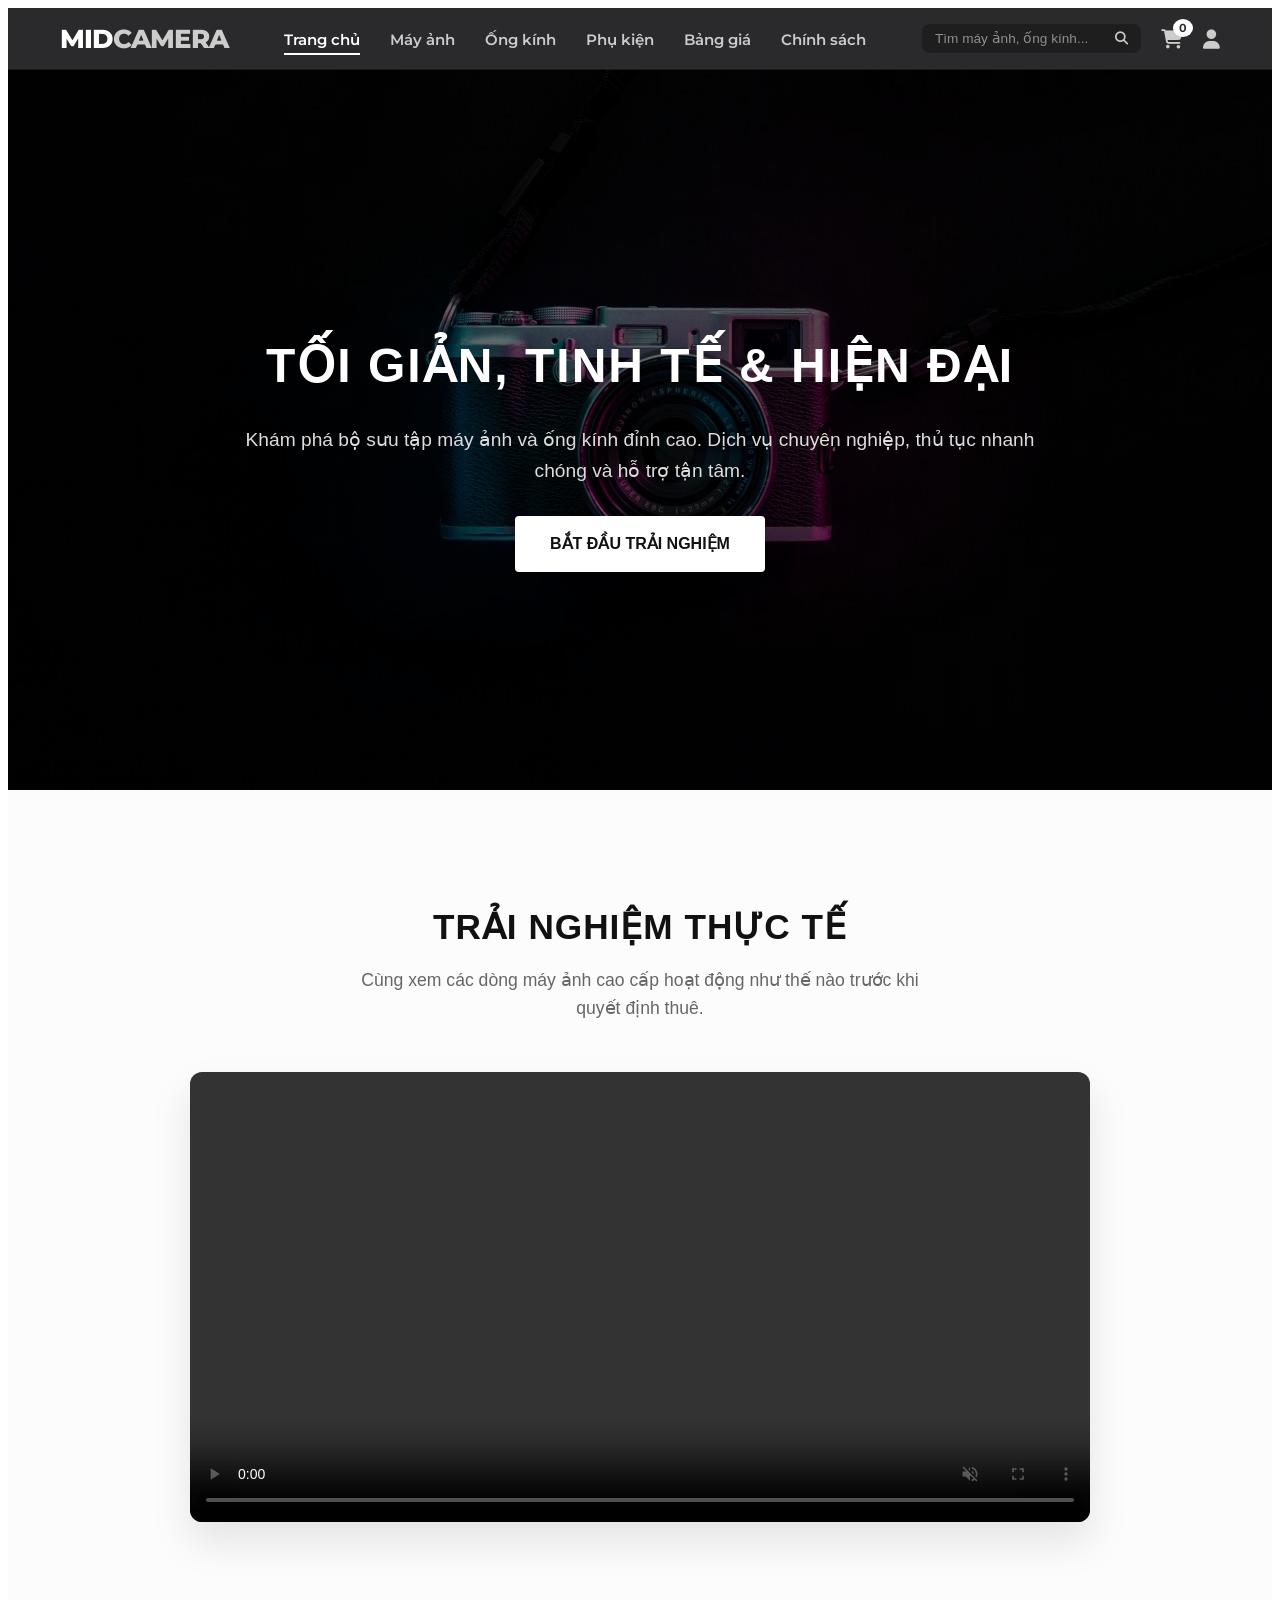
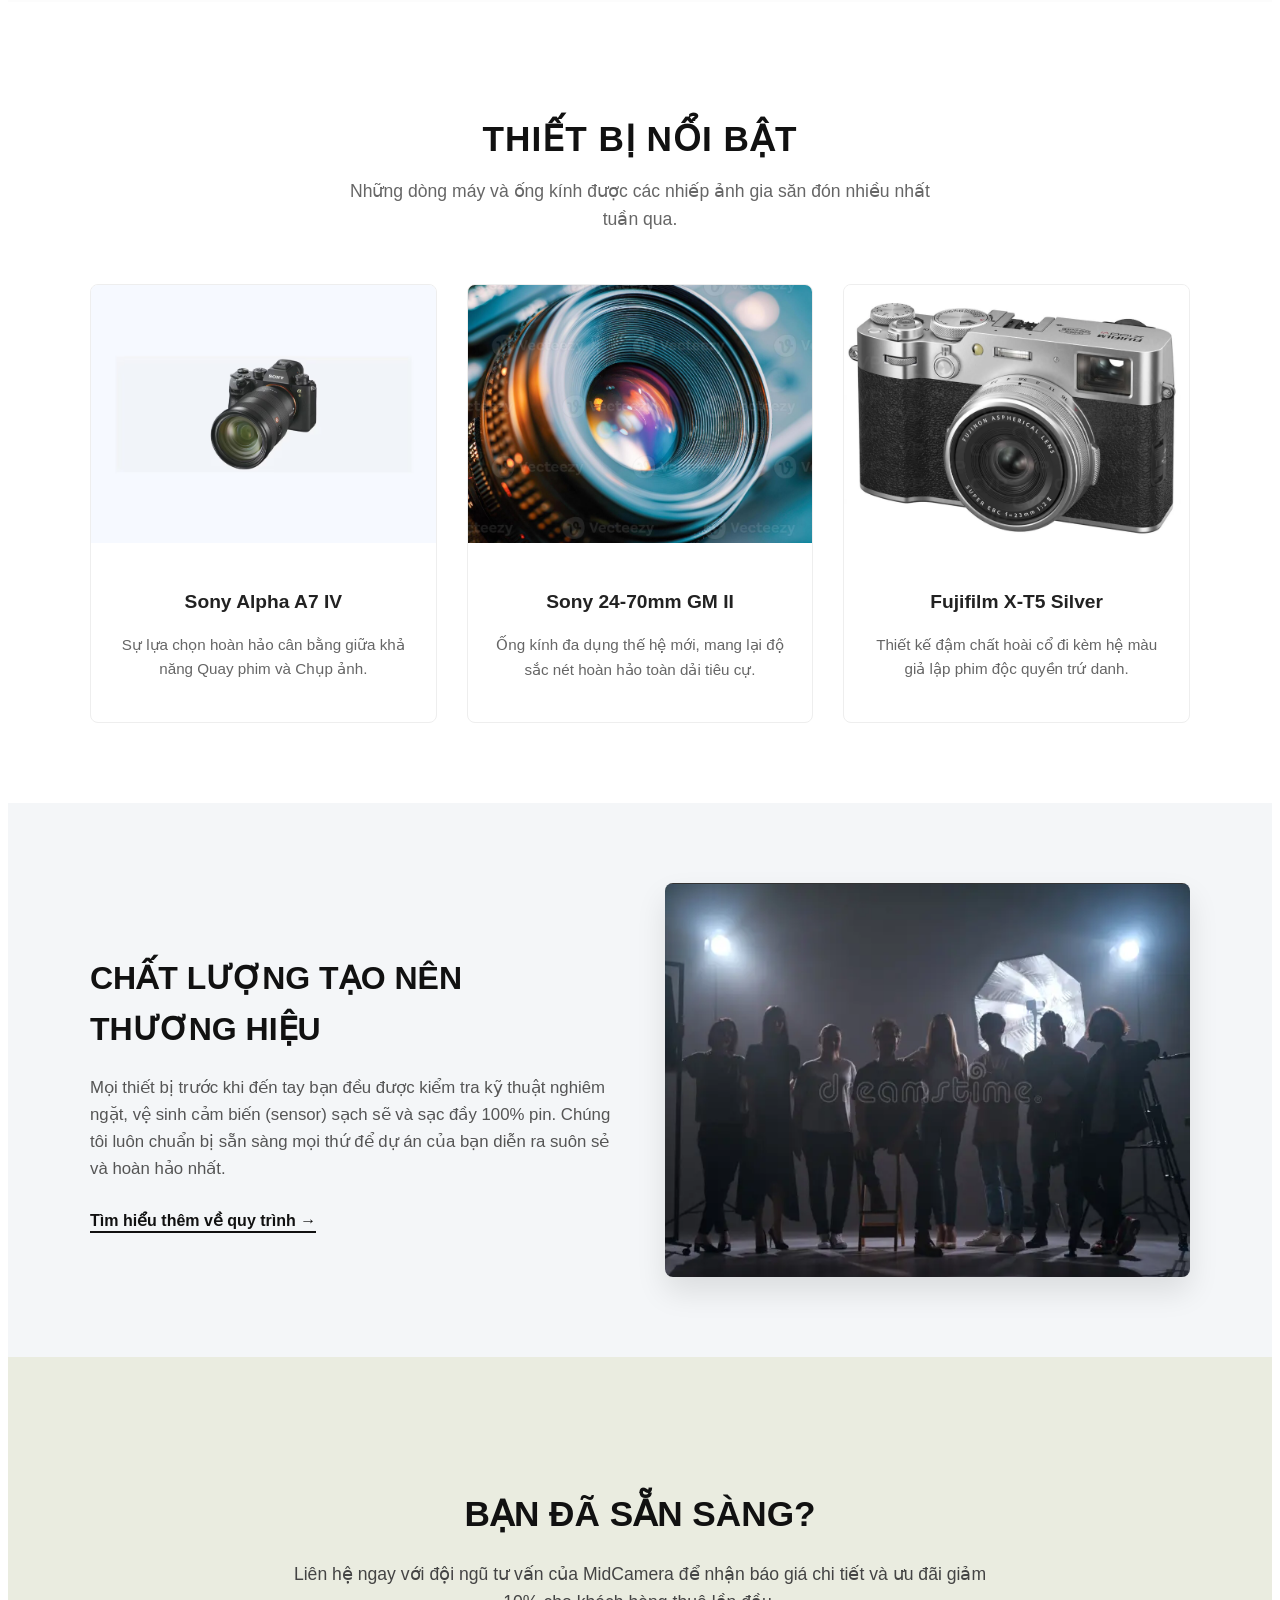
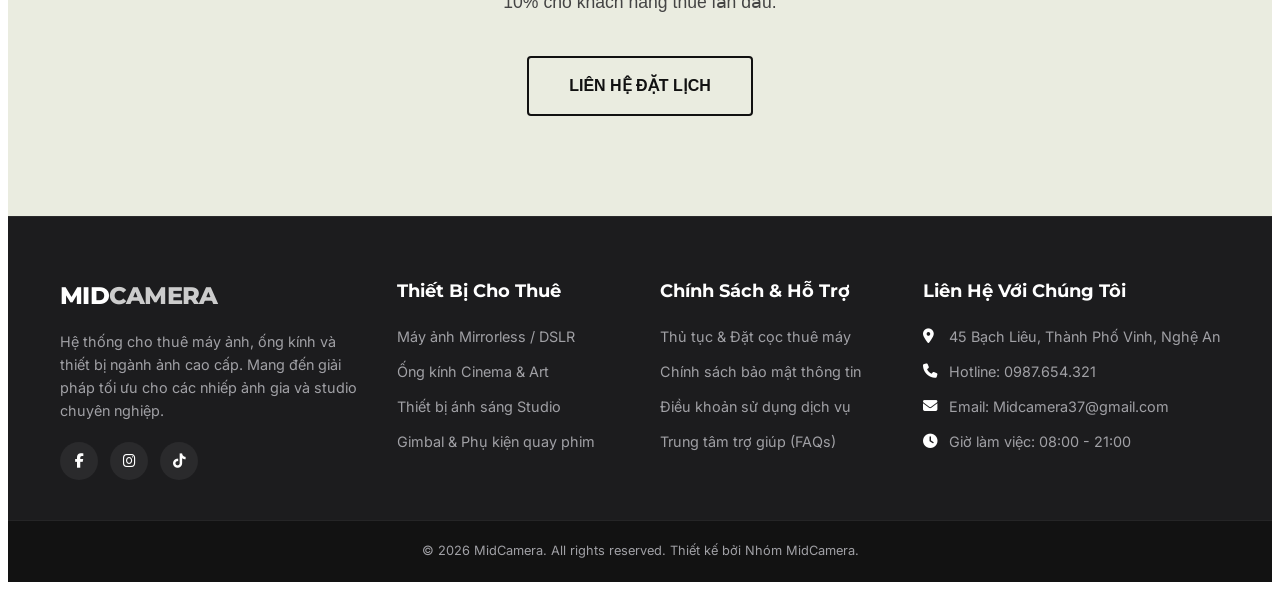
<file: TrangchuMid/index.html>
<!DOCTYPE html>
<html lang="vi">
<head>
    <meta charset="UTF-8">
    <meta name="viewport" content="width=device-width, initial-scale=1.0">
    <title>MidCamera - Hệ Thống Cho Thuê Thiết Bị Ngành Ảnh Cao Cấp</title>
    
    <link rel="stylesheet" href="https://cdnjs.cloudflare.com/ajax/libs/font-awesome/6.4.0/css/all.min.css">
    
    <link rel="stylesheet" href="header.css">
    <link rel="stylesheet" href="home.css">
    <link rel="stylesheet" href="footer.css">
</head>
<body>

    <header class="main-header">
        <div class="header-container">
            <div class="logo">
                <a href="#">MID<span>CAMERA</span></a>
            </div>

            <nav class="nav-menu">
                <ul>
                    <li><a href="#" class="active">Trang chủ</a></li>
                    <li><a href="#">Máy ảnh</a></li>
                    <li><a href="#">Ống kính</a></li>
                    <li><a href="#">Phụ kiện</a></li>
                    <li><a href="#">Bảng giá</a></li>
                    <li><a href="#">Chính sách</a></li>
                </ul>
            </nav>

            <div class="header-actions">
                <div class="search-box">
                    <input type="text" placeholder="Tìm máy ảnh, ống kính...">
                    <button type="submit"><i class="fa-solid fa-magnifying-glass"></i></button>
                </div>
                
                <a href="checkout.html" class="action-icon" title="Giỏ hàng">
                    <i class="fa-solid fa-cart-shopping"></i>
                    <span class="cart-count">0</span>
                </a>
                
                <a href="#" class="action-icon" title="Tài khoản">
                    <i class="fa-solid fa-user"></i>
                </a>
            </div>
        </div>
    </header>


    <main class="main-homepage">
        
        <section class="hero-section">
            <div class="hero-overlay"></div>
            <div class="hero-content">
                <h1>TỐI GIẢN, TINH TẾ & HIỆN ĐẠI</h1>
                <p>Khám phá bộ sưu tập máy ảnh và ống kính đỉnh cao. Dịch vụ chuyên nghiệp, thủ tục nhanh chóng và hỗ trợ tận tâm.</p>
                <a href="#products" class="btn-primary">Bắt Đầu Trải Nghiệm</a>
            </div>
        </section>

        <section class="features-video-section">
            <div class="section-container">
                <div class="section-header">
                    <h2>TRẢI NGHIỆM THỰC TẾ</h2>
                    <p>Cùng xem các dòng máy ảnh cao cấp hoạt động như thế nào trước khi quyết định thuê.</p>
                </div>
                <div class="video-wrapper">
                    <video controls autoplay muted loop>
                        <source src="images/intro-camera.mp4" type="video/mp4">
                        Trình duyệt của bạn không hỗ trợ video.
                    </video>
                </div>
            </div>
        </section>

        <section id="products" class="primary-section">
            <div class="section-container">
                <div class="section-header">
                    <h2>THIẾT BỊ NỔI BẬT</h2>
                    <p>Những dòng máy và ống kính được các nhiếp ảnh gia săn đón nhiều nhất tuần qua.</p>
                </div>
                
                <div class="products-grid">
                    <div class="camera-card">
                        <div class="card-img-wrapper">
                            <img src="images/prod-sony.jpg" alt="Sony Alpha A7 IV">
                        </div>
                        <div class="card-info">
                            <h3>Sony Alpha A7 IV</h3>
                            <p class="camera-desc">Sự lựa chọn hoàn hảo cân bằng giữa khả năng Quay phim và Chụp ảnh.</p>
                        </div>
                    </div>

                    <div class="camera-card">
                        <div class="card-img-wrapper">
                            <img src="images/prod-lens.jpg" alt="Sony 24-70mm">
                        </div>
                        <div class="card-info">
                            <h3>Sony 24-70mm GM II</h3>
                            <p class="camera-desc">Ống kính đa dụng thế hệ mới, mang lại độ sắc nét hoàn hảo toàn dải tiêu cự.</p>
                        </div>
                    </div>

                    <div class="camera-card">
                        <div class="card-img-wrapper">
                            <img src="images/prod-fuji.jpg" alt="Fujifilm X-T5">
                        </div>
                        <div class="card-info">
                            <h3>Fujifilm X-T5 Silver</h3>
                            <p class="camera-desc">Thiết kế đậm chất hoài cổ đi kèm hệ màu giả lập phim độc quyền trứ danh.</p>
                        </div>
                    </div>
                </div>
            </div>
        </section>

        <section class="secondary-section">
            <div class="section-container split-layout">
                <div class="text-block">
                    <h2>CHẤT LƯỢNG TẠO NÊN THƯƠNG HIỆU</h2>
                    <p>Mọi thiết bị trước khi đến tay bạn đều được kiểm tra kỹ thuật nghiêm ngặt, vệ sinh cảm biến (sensor) sạch sẽ và sạc đầy 100% pin. Chúng tôi luôn chuẩn bị sẵn sàng mọi thứ để dự án của bạn diễn ra suôn sẻ và hoàn hảo nhất.</p>
                    <a href="#" class="link-more">Tìm hiểu thêm về quy trình &rarr;</a>
                </div>
                <div class="image-block">
                    <img src="images/about-studio.jpg" alt="Không gian làm việc tại MidCamera">
                </div>
            </div>
        </section>

        <section class="cta-section">
            <div class="cta-container">
                <h2>BẠN ĐÃ SẴN SÀNG?</h2>
                <p>Liên hệ ngay với đội ngũ tư vấn của MidCamera để nhận báo giá chi tiết và ưu đãi giảm 10% cho khách hàng thuê lần đầu.</p>
                <a href="https://www.facebook.com/share/1AJJ4h3nU8/" target="_blank" class="btn-outline">Liên Hệ Đặt Lịch</a>
            </div>
        </section>

    </main>


    <footer class="main-footer">
        <div class="footer-container">
            
            <div class="footer-column brand-info">
                <h3>MID<span>CAMERA</span></h3>
                <p>Hệ thống cho thuê máy ảnh, ống kính và thiết bị ngành ảnh cao cấp. Mang đến giải pháp tối ưu cho các nhiếp ảnh gia và studio chuyên nghiệp.</p>
                
                <div class="social-icons">
                    <a href="https://www.facebook.com/share/1AJJ4h3nU8/?mibextid=wwXIfr" target="_blank" title="Facebook">
                        <i class="fa-brands fa-facebook-f"></i>
                    </a>
                    
                    <a href="https://www.instagram.com/midcamera_/?utm_source=ig_web_button_share_sheet" target="_blank" title="Instagram">
                        <i class="fa-brands fa-instagram"></i>
                    </a>
                    
                    <a href="https://www.tiktok.com/@mid_camera37?is_from_webapp=1&sender_device=pc" target="_blank" title="Tiktok">
                        <i class="fa-brands fa-tiktok"></i>
                    </a>
                </div>
            </div>

            <div class="footer-column">
                <h4>Thiết Bị Cho Thuê</h4>
                <ul>
                    <li><a href="#">Máy ảnh Mirrorless / DSLR</a></li>
                    <li><a href="#">Ống kính Cinema & Art</a></li>
                    <li><a href="#">Thiết bị ánh sáng Studio</a></li>
                    <li><a href="#">Gimbal & Phụ kiện quay phim</a></li>
                </ul>
            </div>

            <div class="footer-column">
                <h4>Chính Sách & Hỗ Trợ</h4>
                <ul>
                    <li><a href="#">Thủ tục & Đặt cọc thuê máy</a></li>
                    <li><a href="#">Chính sách bảo mật thông tin</a></li>
                    <li><a href="#">Điều khoản sử dụng dịch vụ</a></li>
                    <li><a href="#">Trung tâm trợ giúp (FAQs)</a></li>
                </ul>
            </div>

            <div class="footer-column contact-info">
                <h4>Liên Hệ Với Chúng Tôi</h4>
                <p><i class="fa-solid fa-location-dot"></i> 45 Bạch Liêu, Thành Phố Vinh, Nghệ An</p>
                <p><i class="fa-solid fa-phone"></i> Hotline: 0987.654.321</p>
                <p><i class="fa-solid fa-envelope"></i> Email: Midcamera37@gmail.com</p>
                <p><i class="fa-solid fa-clock"></i> Giờ làm việc: 08:00 - 21:00</p>
            </div>

        </div>

        <div class="footer-bottom">
            <div class="footer-bottom-container">
                <p>&copy; 2026 MidCamera. All rights reserved. Thiết kế bởi Nhóm MidCamera.</p>
            </div>
        </div>
    </footer>

</body>
</html>
</file>
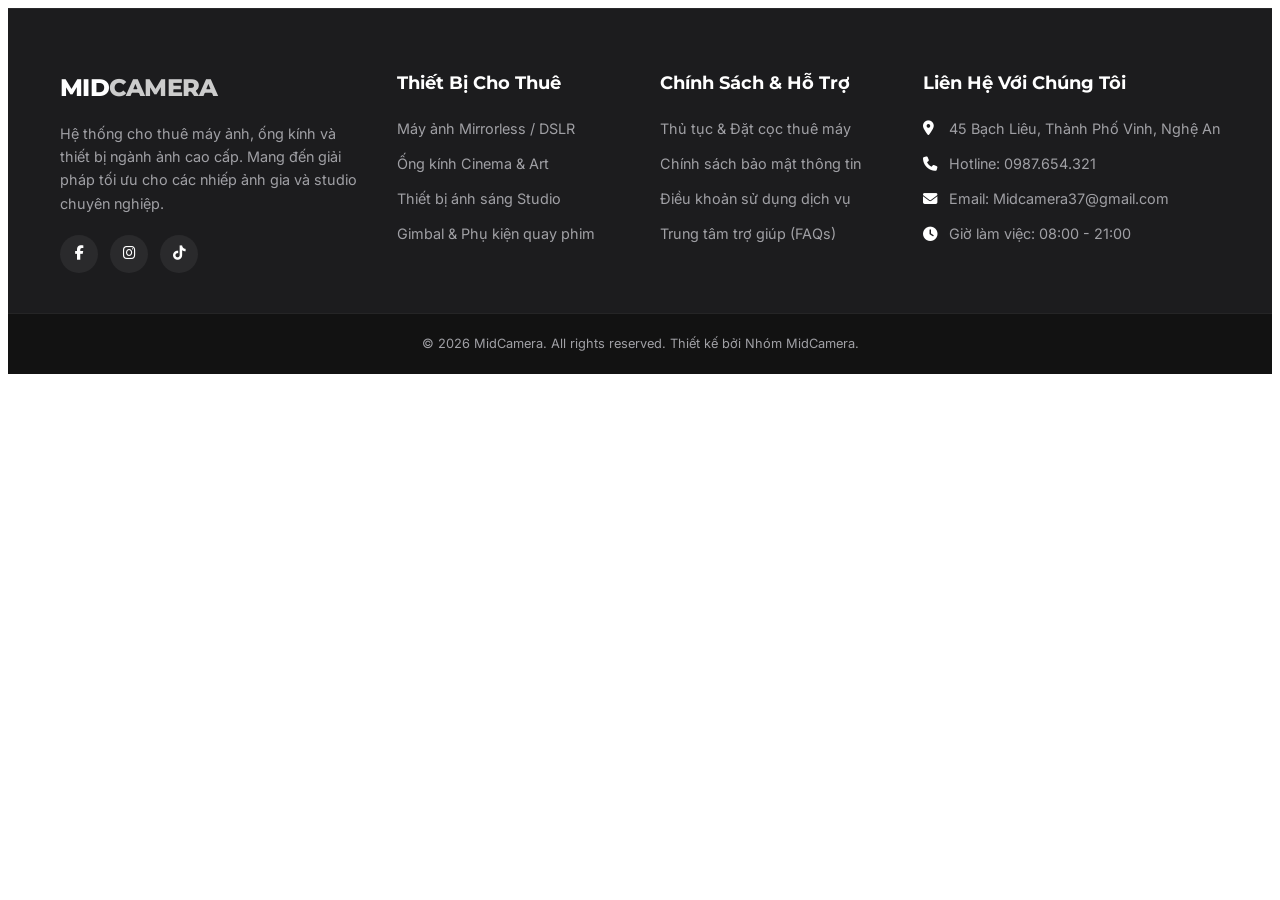
<file: footer.html>
<!DOCTYPE html>
<html lang="vi">
<head>
    <meta charset="UTF-8">
    <meta name="viewport" content="width=device-width, initial-scale=1.0">
    <title>MidCamera Footer</title>
    <link rel="stylesheet" href="https://cdnjs.cloudflare.com/ajax/libs/font-awesome/6.4.0/css/all.min.css">
    <link rel="stylesheet" href="footer.css">
</head>
<body>

    <footer class="main-footer">
        <div class="footer-container">
            
            <div class="footer-column brand-info">
                <h3>MID<span>CAMERA</span></h3>
                <p>Hệ thống cho thuê máy ảnh, ống kính và thiết bị ngành ảnh cao cấp. Mang đến giải pháp tối ưu cho các nhiếp ảnh gia và studio chuyên nghiệp.</p>
                
                <div class="social-icons">
                    <a href="https://www.facebook.com/share/1AJJ4h3nU8/?mibextid=wwXIfr" target="_blank" title="Facebook">
                        <i class="fa-brands fa-facebook-f"></i>
                    </a>
                    
                    <a href="https://www.instagram.com/midcamera_/?utm_source=ig_web_button_share_sheet" target="_blank" title="Instagram">
                        <i class="fa-brands fa-instagram"></i>
                    </a>
                    
                    <a href="https://www.tiktok.com/@mid_camera37?is_from_webapp=1&sender_device=pc" target="_blank" title="Tiktok">
                        <i class="fa-brands fa-tiktok"></i>
                    </a>
                </div>
            </div>

            <div class="footer-column">
                <h4>Thiết Bị Cho Thuê</h4>
                <ul>
                    <li><a href="#">Máy ảnh Mirrorless / DSLR</a></li>
                    <li><a href="#">Ống kính Cinema & Art</a></li>
                    <li><a href="#">Thiết bị ánh sáng Studio</a></li>
                    <li><a href="#">Gimbal & Phụ kiện quay phim</a></li>
                </ul>
            </div>

            <div class="footer-column">
                <h4>Chính Sách & Hỗ Trợ</h4>
                <ul>
                    <li><a href="#">Thủ tục & Đặt cọc thuê máy</a></li>
                    <li><a href="#">Chính sách bảo mật thông tin</a></li>
                    <li><a href="#">Điều khoản sử dụng dịch vụ</a></li>
                    <li><a href="#">Trung tâm trợ giúp (FAQs)</a></li>
                </ul>
            </div>

            <div class="footer-column contact-info">
                <h4>Liên Hệ Với Chúng Tôi</h4>
                <p><i class="fa-solid fa-location-dot"></i> 45 Bạch Liêu, Thành Phố Vinh, Nghệ An</p>
                <p><i class="fa-solid fa-phone"></i> Hotline: 0987.654.321</p>
                <p><i class="fa-solid fa-envelope"></i> Email: Midcamera37@gmail.com</p>
                <p><i class="fa-solid fa-clock"></i> Giờ làm việc: 08:00 - 21:00</p>
            </div>

        </div>

        <div class="footer-bottom">
            <div class="footer-bottom-container">
                <p>&copy; 2026 MidCamera. All rights reserved. Thiết kế bởi Nhóm MidCamera.</p>
            </div>
        </div>
    </footer>

</body>
</html>
</file>
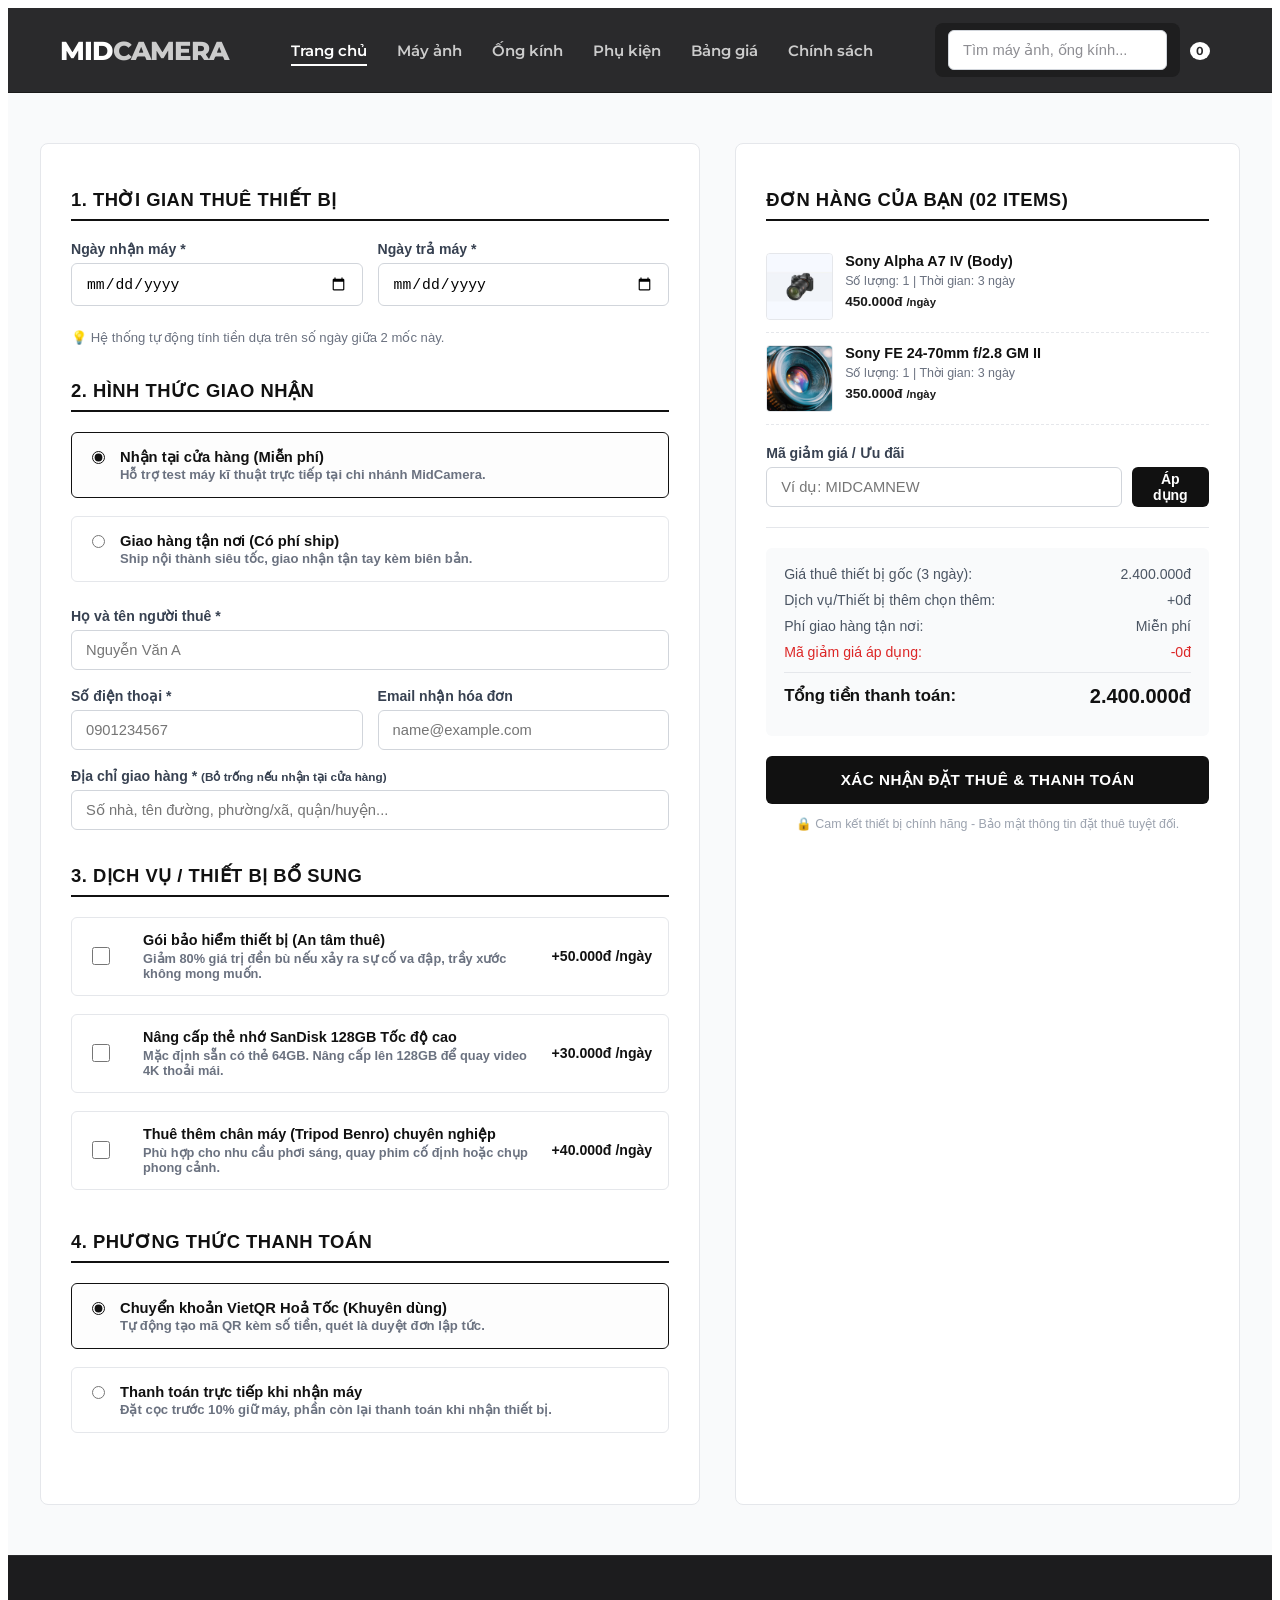
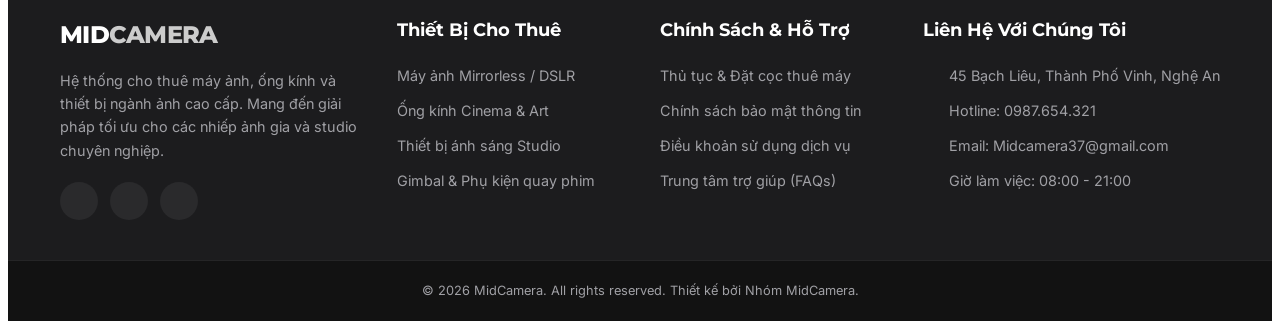
<file: TrangchuMid/checkout.html>
<!DOCTYPE html>
<html lang="vi">
<head>
    <meta charset="UTF-8">
    <meta name="viewport" content="width=device-width, initial-scale=1.0">
    <title>Đặt Thuê & Thanh Toán - MidCamera</title>
    <link rel="stylesheet" href="header.css">
    <link rel="stylesheet" href="footer.css">
    <link rel="stylesheet" href="checkout.css">
</head>
<body>
    <header class="main-header">
        <div class="header-container">
            <div class="logo">
                <a href="#">MID<span>CAMERA</span></a>
            </div>

            <nav class="nav-menu">
                <ul>
                    <li><a href="#" class="active">Trang chủ</a></li>
                    <li><a href="#">Máy ảnh</a></li>
                    <li><a href="#">Ống kính</a></li>
                    <li><a href="#">Phụ kiện</a></li>
                    <li><a href="#">Bảng giá</a></li>
                    <li><a href="#">Chính sách</a></li>
                </ul>
            </nav>

            <div class="header-actions">
                <div class="search-box">
                    <input type="text" placeholder="Tìm máy ảnh, ống kính...">
                    <button type="submit"><i class="fa-solid fa-magnifying-glass"></i></button>
                </div>
                
                <a href="checkout.html" class="action-icon" title="Giỏ hàng">
                    <i class="fa-solid fa-cart-shopping"></i>
                    <span class="cart-count">0</span>
                </a>
                
                <a href="#" class="action-icon" title="Tài khoản">
                    <i class="fa-solid fa-user"></i>
                </a>
            </div>
        </div>
    </header>

    <main class="checkout-page">
        <div class="checkout-container">
            
            <div class="checkout-left">
                
                <section class="checkout-section">
                    <h2 class="block-title">1. Thời Gian Thuê Thiết Bị</h2>
                    <div class="form-row">
                        <div class="form-group">
                            <label for="rent-date">Ngày nhận máy *</label>
                            <input type="date" id="rent-date" required>
                        </div>
                        <div class="form-group">
                            <label for="return-date">Ngày trả máy *</label>
                            <input type="date" id="return-date" required>
                        </div>
                    </div>
                    <p class="section-hint">💡 Hệ thống tự động tính tiền dựa trên số ngày giữa 2 mốc này.</p>
                </section>

                <section class="checkout-section">
                    <h2 class="block-title">2. Hình Thức Giao Nhận</h2>
                    <div class="delivery-methods">
                        <label class="delivery-card active">
                            <input type="radio" name="delivery" value="store" checked>
                            <div class="delivery-info">
                                <strong>Nhận tại cửa hàng (Miễn phí)</strong>
                                <p>Hỗ trợ test máy kĩ thuật trực tiếp tại chi nhánh MidCamera.</p>
                            </div>
                        </label>

                        <label class="delivery-card">
                            <input type="radio" name="delivery" value="home">
                            <div class="delivery-info">
                                <strong>Giao hàng tận nơi (Có phí ship)</strong>
                                <p>Ship nội thành siêu tốc, giao nhận tận tay kèm biên bản.</p>
                            </div>
                        </label>
                    </div>

                    <div class="customer-info-fields" style="margin-top: 20px;">
                        <div class="form-group">
                            <label for="fullname">Họ và tên người thuê *</label>
                            <input type="text" id="fullname" placeholder="Nguyễn Văn A" required>
                        </div>
                        <div class="form-row">
                            <div class="form-group">
                                <label for="phone">Số điện thoại *</label>
                                <input type="tel" id="phone" placeholder="0901234567" required>
                            </div>
                            <div class="form-group">
                                <label for="email">Email nhận hóa đơn</label>
                                <input type="email" id="email" placeholder="name@example.com">
                            </div>
                        </div>
                        <div class="form-group delivery-address-group">
                            <label for="address">Địa chỉ giao hàng * <small>(Bỏ trống nếu nhận tại cửa hàng)</small></label>
                            <input type="text" id="address" placeholder="Số nhà, tên đường, phường/xã, quận/huyện...">
                        </div>
                    </div>
                </section>

                <section class="checkout-section">
                    <h2 class="block-title">3. Dịch Vụ / Thiết Bị Bổ Sung</h2>
                    <div class="services-list">
                        <label class="service-item">
                            <input type="checkbox" name="services" value="insurance">
                            <span class="custom-checkbox"></span>
                            <div class="service-details">
                                <strong>Gói bảo hiểm thiết bị (An tâm thuê)</strong>
                                <p>Giảm 80% giá trị đền bù nếu xảy ra sự cố va đập, trầy xước không mong muốn.</p>
                            </div>
                            <span class="service-price">+50.000đ /ngày</span>
                        </label>

                        <label class="service-item">
                            <input type="checkbox" name="services" value="card-128gb">
                            <span class="custom-checkbox"></span>
                            <div class="service-details">
                                <strong>Nâng cấp thẻ nhớ SanDisk 128GB Tốc độ cao</strong>
                                <p>Mặc định sẵn có thẻ 64GB. Nâng cấp lên 128GB để quay video 4K thoải mái.</p>
                            </div>
                            <span class="service-price">+30.000đ /ngày</span>
                        </label>

                        <label class="service-item">
                            <input type="checkbox" name="services" value="tripod">
                            <span class="custom-checkbox"></span>
                            <div class="service-details">
                                <strong>Thuê thêm chân máy (Tripod Benro) chuyên nghiệp</strong>
                                <p>Phù hợp cho nhu cầu phơi sáng, quay phim cố định hoặc chụp phong cảnh.</p>
                            </div>
                            <span class="service-price">+40.000đ /ngày</span>
                        </label>
                    </div>
                </section>

                <section class="checkout-section">
                    <h2 class="block-title">4. Phương Thức Thanh Toán</h2>
                    <div class="payment-methods">
                        <label class="payment-card active">
                            <input type="radio" name="payment" value="qr" checked>
                            <div class="payment-info">
                                <strong>Chuyển khoản VietQR Hoả Tốc (Khuyên dùng)</strong>
                                <p>Tự động tạo mã QR kèm số tiền, quét là duyệt đơn lập tức.</p>
                            </div>
                        </label>
                        <label class="payment-card">
                            <input type="radio" name="payment" value="cod">
                            <div class="payment-info">
                                <strong>Thanh toán trực tiếp khi nhận máy</strong>
                                <p>Đặt cọc trước 10% giữ máy, phần còn lại thanh toán khi nhận thiết bị.</p>
                            </div>
                        </label>
                    </div>
                </section>

            </div>

            <div class="checkout-right">
                <h2 class="block-title">Đơn Hàng Của Bạn (02 items)</h2>
                
                <div class="cart-summary-list">
                    <div class="cart-item">
                        <div class="item-img"><img src="images/prod-sony.jpg" alt="Sony A7 IV"></div>
                        <div class="item-details">
                            <h3>Sony Alpha A7 IV (Body)</h3>
                            <p class="item-meta">Số lượng: 1 | Thời gian: 3 ngày</p>
                            <span class="item-price">450.000đ <small>/ngày</small></span>
                        </div>
                    </div>
                    <div class="cart-item">
                        <div class="item-img"><img src="images/prod-lens.jpg" alt="Lens 24-70"></div>
                        <div class="item-details">
                            <h3>Sony FE 24-70mm f/2.8 GM II</h3>
                            <p class="item-meta">Số lượng: 1 | Thời gian: 3 ngày</p>
                            <span class="item-price">350.000đ <small>/ngày</small></span>
                        </div>
                    </div>
                </div>

                <div class="coupon-section">
                    <label for="coupon-code">Mã giảm giá / Ưu đãi</label>
                    <div class="coupon-input-group">
                        <input type="text" id="coupon-code" placeholder="Ví dụ: MIDCAMNEW">
                        <button type="button" class="btn-apply-coupon">Áp dụng</button>
                    </div>
                </div>

                <div class="price-calculations">
                    <div class="calc-row">
                        <span>Giá thuê thiết bị gốc (3 ngày):</span>
                        <span>2.400.000đ</span>
                    </div>
                    <div class="calc-row">
                        <span>Dịch vụ/Thiết bị thêm chọn thêm:</span>
                        <span class="added-service-price">+0đ</span>
                    </div>
                    <div class="calc-row">
                        <span>Phí giao hàng tận nơi:</span>
                        <span>Miễn phí</span>
                    </div>
                    <div class="calc-row discount-row">
                        <span>Mã giảm giá áp dụng:</span>
                        <span class="discount-value">-0đ</span>
                    </div>
                    <hr>
                    <div class="calc-row total-row">
                        <span>Tổng tiền thanh toán:</span>
                        <span class="final-price">2.400.000đ</span>
                    </div>
                </div>

                <button type="submit" class="btn-submit-order">Xác Nhận Đặt Thuê & Thanh Toán</button>
                <p class="security-text">🔒 Cam kết thiết bị chính hãng - Bảo mật thông tin đặt thuê tuyệt đối.</p>
            </div>

        </div>
    </main>
    <footer class="main-footer">
        <div class="footer-container">
            
            <div class="footer-column brand-info">
                <h3>MID<span>CAMERA</span></h3>
                <p>Hệ thống cho thuê máy ảnh, ống kính và thiết bị ngành ảnh cao cấp. Mang đến giải pháp tối ưu cho các nhiếp ảnh gia và studio chuyên nghiệp.</p>
                
                <div class="social-icons">
                    <a href="https://www.facebook.com/share/1AJJ4h3nU8/?mibextid=wwXIfr" target="_blank" title="Facebook">
                        <i class="fa-brands fa-facebook-f"></i>
                    </a>
                    
                    <a href="https://www.instagram.com/midcamera_/?utm_source=ig_web_button_share_sheet" target="_blank" title="Instagram">
                        <i class="fa-brands fa-instagram"></i>
                    </a>
                    
                    <a href="https://www.tiktok.com/@mid_camera37?is_from_webapp=1&sender_device=pc" target="_blank" title="Tiktok">
                        <i class="fa-brands fa-tiktok"></i>
                    </a>
                </div>
            </div>

            <div class="footer-column">
                <h4>Thiết Bị Cho Thuê</h4>
                <ul>
                    <li><a href="#">Máy ảnh Mirrorless / DSLR</a></li>
                    <li><a href="#">Ống kính Cinema & Art</a></li>
                    <li><a href="#">Thiết bị ánh sáng Studio</a></li>
                    <li><a href="#">Gimbal & Phụ kiện quay phim</a></li>
                </ul>
            </div>

            <div class="footer-column">
                <h4>Chính Sách & Hỗ Trợ</h4>
                <ul>
                    <li><a href="#">Thủ tục & Đặt cọc thuê máy</a></li>
                    <li><a href="#">Chính sách bảo mật thông tin</a></li>
                    <li><a href="#">Điều khoản sử dụng dịch vụ</a></li>
                    <li><a href="#">Trung tâm trợ giúp (FAQs)</a></li>
                </ul>
            </div>

            <div class="footer-column contact-info">
                <h4>Liên Hệ Với Chúng Tôi</h4>
                <p><i class="fa-solid fa-location-dot"></i> 45 Bạch Liêu, Thành Phố Vinh, Nghệ An</p>
                <p><i class="fa-solid fa-phone"></i> Hotline: 0987.654.321</p>
                <p><i class="fa-solid fa-envelope"></i> Email: Midcamera37@gmail.com</p>
                <p><i class="fa-solid fa-clock"></i> Giờ làm việc: 08:00 - 21:00</p>
            </div>

        </div>

        <div class="footer-bottom">
            <div class="footer-bottom-container">
                <p>&copy; 2026 MidCamera. All rights reserved. Thiết kế bởi Nhóm MidCamera.</p>
            </div>
        </div>
    </footer>

    </body>
</html>
</file>
<file: TrangchuMid/header.css>
@import url('https://fonts.googleapis.com/css2?family=Inter:wght@400;500&family=Montserrat:wght@600;700;800&display=swap');

:root {
    /* --- BẢNG MÀU CHỦ ĐẠO CHO NỀN XÁM (GRAY TECH THEME) --- */
    --bg-header-gray: #2A2A2C;     /* Đổ màu xám chủ đạo cho toàn bộ thanh Header */
    --bg-search-box: #1E1E1F;      /* Màu xám tối hơn một chút cho ô tìm kiếm để tạo chiều sâu */
    
    --text-light-pure: #FFFFFF;    /* Chữ màu trắng tinh khôi cho các mục nổi bật, Logo */
    --text-light-gray: #CCCCCC;    /* Chữ màu xám sáng cho các mục menu thông thường */
    --text-muted: #8E8E93;         /* Màu xám mờ cho các ký tự gợi ý (placeholder) */
    
    --font-title: 'Montserrat', sans-serif;
    --font-body: 'Inter', sans-serif;
    --radius-md: 8px;
    --radius-sm: 4px;
}

/* Reset cơ bản cho Header độc lập */
.main-header *, .main-header *::before, .main-header *::after {
    box-sizing: border-box;
    margin: 0;
    padding: 0;
}

.main-header {
    font-family: var(--font-body);
    background-color: var(--bg-header-gray); /* Đổ màu xám cho nền */
    border-bottom: 1px solid #1A1A1A;        /* Viền dưới tối màu tạo độ sắc nét */
    position: sticky;
    top: 0;
    z-index: 1000;
    padding: 15px 0;
}

.header-container {
    max-width: 1200px;
    margin: 0 auto;
    display: flex;
    align-items: center;
    justify-content: space-between;
    padding: 0 20px;
}

/* Style Logo (Chữ MID màu trắng, chữ CAMERA màu xám sáng) */
.logo a {
    font-family: var(--font-title);
    font-size: 1.6rem;
    font-weight: 800;
    color: var(--text-light-pure);
    text-decoration: none;
    letter-spacing: -0.03em;
}
.logo a span {
    color: var(--text-light-gray); 
}

/* Style Menu điều hướng */
.nav-menu ul {
    display: flex;
    list-style: none;
    gap: 30px;
}
.nav-menu a {
    font-family: var(--font-title);
    font-size: 0.95rem;
    font-weight: 600;
    color: var(--text-light-gray); /* Mặc định chữ màu xám sáng */
    text-decoration: none;
    transition: all 0.3s ease;
    padding-bottom: 4px;
    border-bottom: 2px solid transparent;
}

/* Khi di chuột hoặc mục đang active: Chữ sáng bừng lên màu trắng và có gạch chân trắng */
.nav-menu a:hover, .nav-menu a.active {
    color: var(--text-light-pure);
    border-bottom-color: var(--text-light-pure); 
}

/* Khu vực chức năng (Search + Icons) */
.header-actions {
    display: flex;
    align-items: center;
    gap: 20px;
}

/* Thanh tìm kiếm màu xám chìm (Dark Gray) */
.search-box {
    display: flex;
    background-color: var(--bg-search-box);
    border-radius: var(--radius-md);
    padding: 6px 12px;
    align-items: center;
    border: 1px solid transparent;
    transition: border-color 0.3s ease;
}
.search-box:focus-within {
    border-color: var(--text-light-gray); /* Bấm vào thì viền sáng lên */
}
.search-box input {
    border: none;
    background: none;
    outline: none;
    padding-right: 10px;
    font-size: 0.85rem;
    width: 180px;
    color: var(--text-light-pure); /* Chữ gõ vào màu trắng */
}
/* Đổi màu chữ gợi ý trong ô input */
.search-box input::placeholder {
    color: var(--text-muted);
}
.search-box button {
    border: none;
    background: none;
    cursor: pointer;
    color: var(--text-light-gray);
}

/* Icon Giỏ hàng & User */
.action-icon {
    color: var(--text-light-gray);
    font-size: 1.2rem;
    position: relative;
    text-decoration: none;
    transition: color 0.3s ease;
}
.action-icon:hover {
    color: var(--text-light-pure); /* Di chuột vào icon sáng lên màu trắng */
}

/* Chấm tròn số lượng giỏ hàng nền trắng chữ đen nổi bật trên nền xám */
.cart-count {
    position: absolute;
    top: -8px;
    right: -10px;
    background-color: var(--text-light-pure);
    color: var(--bg-header-gray);
    font-size: 0.7rem;
    font-weight: bold;
    padding: 2px 6px;
    border-radius: 50%;
}
</file>
<file: TrangchuMid/home.css>
/* ==========================================================================
   CSS CHO TRANG CHỦ MIDCAMERA (Chuẩn 5 phần Hài Hòa)
   ========================================================================== */

/* Thiết lập phông chữ chung cho toàn bộ khối Main để tránh lỗi font có chân */
.main-homepage {
    font-family: 'Segoe UI', Tahoma, Geneva, Verdana, sans-serif;
    color: #333;
    line-height: 1.6;
}

/* Các lớp (classes) dùng chung */
.section-container {
    max-width: 1100px;
    margin: 0 auto;
    padding: 0 20px;
}

.section-header {
    text-align: center;
    margin-bottom: 50px;
}

.section-header h2 {
    font-size: 2.2rem;
    color: #111;
    margin-bottom: 10px;
    letter-spacing: 1px;
    text-transform: uppercase;
}

.section-header p {
    color: #666;
    font-size: 1.1rem;
    max-width: 600px;
    margin: 0 auto;
}

/* PHẦN 1: HERO SECTION */
.hero-section {
    position: relative;
    height: 80vh;
    min-height: 500px;
    display: flex;
    align-items: center;
    justify-content: center;
    text-align: center;
    /* Sử dụng ảnh hero-bg.jpg bạn đã tải */
    background: url('images/hero-bg.jpg') center/cover no-repeat;
}

.hero-overlay {
    position: absolute;
    inset: 0;
    background: rgba(0, 0, 0, 0.6); /* Làm tối ảnh nền để chữ nổi bật */
}

.hero-content {
    position: relative;
    z-index: 1;
    color: #fff;
    max-width: 800px;
    padding: 0 20px;
}

.hero-content h1 {
    font-size: 3rem;
    letter-spacing: 2px;
    margin-bottom: 20px;
}

.hero-content p {
    font-size: 1.2rem;
    margin-bottom: 30px;
    color: #ddd;
}

.btn-primary {
    display: inline-block;
    padding: 15px 35px;
    background-color: #fff;
    color: #111;
    text-decoration: none;
    font-weight: bold;
    text-transform: uppercase;
    border-radius: 4px;
    transition: all 0.3s ease;
}

.btn-primary:hover {
    background-color: #f1f1f1;
    transform: translateY(-2px);
}

/* PHẦN 2: FEATURES (VIDEO) */
.features-video-section {
    padding: 80px 0;
    background-color: #fcfcfc;
}

.video-wrapper {
    max-width: 900px;
    margin: 0 auto;
    border-radius: 12px;
    overflow: hidden;
    box-shadow: 0 20px 40px rgba(0,0,0,0.1);
}

.video-wrapper video {
    width: 100%;
    display: block;
}

/* PHẦN 3: PRIMARY CONTENT (SẢN PHẨM) */
.primary-section {
    padding: 80px 0;
    background-color: #fff;
}

.products-grid {
    display: grid;
    grid-template-columns: repeat(auto-fit, minmax(300px, 1fr));
    gap: 30px;
}

.camera-card {
    background: #fff;
    border: 1px solid #eee;
    border-radius: 8px;
    overflow: hidden;
    transition: transform 0.3s ease;
}

.camera-card:hover {
    transform: translateY(-5px);
    box-shadow: 0 10px 20px rgba(0,0,0,0.05);
}

.card-img-wrapper {
    width: 100%;
    /* CHIÊU THỨC QUAN TRỌNG: Ép tỷ lệ ảnh 4:3 đồng đều cho mọi thẻ */
    aspect-ratio: 4 / 3; 
    overflow: hidden;
    background-color: #f9f9f9;
}

.card-img-wrapper img {
    width: 100%;
    height: 100%;
    object-fit: cover; /* Tự động cắt cúp ảnh cho vừa khung mà không bị méo */
    transition: transform 0.5s ease;
}

.camera-card:hover .card-img-wrapper img {
    transform: scale(1.05); /* Hiệu ứng zoom nhẹ khi trỏ chuột */
}

.card-info {
    padding: 25px 20px;
    text-align: center;
}

.card-info h3 {
    font-size: 1.2rem;
    margin-bottom: 10px;
    color: #222;
}

.card-info .camera-desc {
    font-size: 0.95rem;
    color: #666;
}

/* PHẦN 4: SECONDARY CONTENT (SPLIT LAYOUT) */
.secondary-section {
    padding: 80px 0;
    background-color: #f4f6f8;
}

.split-layout {
    display: flex;
    flex-wrap: wrap;
    align-items: center;
    gap: 50px;
}

.text-block {
    flex: 1;
    min-width: 300px;
}

.text-block h2 {
    font-size: 2rem;
    margin-bottom: 20px;
    color: #111;
}

.text-block p {
    color: #555;
    margin-bottom: 25px;
    font-size: 1.05rem;
}

.link-more {
    color: #111;
    font-weight: bold;
    text-decoration: none;
    border-bottom: 2px solid #111;
    padding-bottom: 2px;
}

.image-block {
    flex: 1;
    min-width: 300px;
    border-radius: 8px;
    overflow: hidden;
    box-shadow: 0 15px 30px rgba(0,0,0,0.1);
}

.image-block img {
    width: 100%;
    display: block;
    aspect-ratio: 4/3;
    object-fit: cover;
}

/* PHẦN 5: CALL TO ACTION */
.cta-section {
    padding: 100px 20px;
    background-color: #eaece0; /* Màu nền vàng nhạt/xanh rêu nhạt thanh lịch */
    text-align: center;
}

.cta-container {
    max-width: 700px;
    margin: 0 auto;
}

.cta-container h2 {
    font-size: 2.2rem;
    color: #111;
    margin-bottom: 15px;
}

.cta-container p {
    font-size: 1.1rem;
    color: #444;
    margin-bottom: 40px;
}

.btn-outline {
    display: inline-block;
    padding: 15px 40px;
    color: #111;
    text-decoration: none;
    font-weight: bold;
    text-transform: uppercase;
    border: 2px solid #111;
    border-radius: 4px;
    transition: all 0.3s ease;
}

.btn-outline:hover {
    background-color: #111;
    color: #fff;
}
</file>
<file: TrangchuMid/footer.css>
@import url('https://fonts.googleapis.com/css2?family=Inter:wght@400;500&family=Montserrat:wght@600;700&display=swap');

:root {
    /* --- BẢNG MÀU MỚI ĐỒNG BỘ CHO FOOTER --- */
    --bg-footer-dark: #1C1C1E;     /* Nền chính của Footer: Màu xám đen siêu sâu */
    --bg-footer-bottom: #121212;   /* Nền thanh copyright dưới cùng: Đen huyền bí */
    --bg-social-btn: #2A2A2C;      /* Nền nút mạng xã hội (Trùng khít với màu nền Header) */
    
    --text-light-pure: #FFFFFF;    /* Chữ tiêu đề màu trắng tinh */
    --text-light-muted: #A0A0A5;   /* Chữ nội dung màu xám sáng, dễ đọc không mỏi mắt */
    --color-accent-gray: #CCCCCC;  /* Màu xám sáng khi di chuột (hover) vào link */
    
    --font-title: 'Montserrat', sans-serif;
    --font-body: 'Inter', sans-serif;
    --radius-sm: 4px;
}

/* Reset cơ bản cho Footer độc lập */
.main-footer *, .main-footer *::before, .main-footer *::after {
    box-sizing: border-box;
    margin: 0;
    padding: 0;
}

.main-footer {
    font-family: var(--font-body);
    background-color: var(--bg-footer-dark);
    color: var(--text-light-muted);
    padding: 60px 0 0 0;
    font-size: 0.9rem;
    line-height: 1.6;
    border-top: 1px solid #2A2A2C; /* Đường viền trên để phân cách nhẹ nhàng với body */
}

.footer-container {
    max-width: 1200px;
    margin: 0 auto;
    display: grid;
    grid-template-columns: 2fr 1.5fr 1.5fr 2fr; /* Chia thanh 4 cột đều đặn */
    gap: 40px;
    padding: 0 20px 40px 20px;
}

/* Định dạng tiêu đề các cột */
.footer-column h4 {
    font-family: var(--font-title);
    color: var(--text-light-pure);
    font-size: 1.1rem;
    font-weight: 700;
    margin-bottom: 20px;
}

/* Style cột Logo Brand tên nhóm */
.brand-info h3 {
    font-family: var(--font-title);
    color: var(--text-light-pure);
    font-size: 1.5rem;
    font-weight: 800;
    margin-bottom: 15px;
    letter-spacing: -0.03em;
}
/* Chữ CAMERA ở logo chuyển sang màu xám sáng nhẹ */
.brand-info h3 span {
    color: var(--color-accent-gray);
}
.brand-info p {
    margin-bottom: 20px;
}

/* Định dạng danh sách link điều hướng */
.footer-column ul {
    list-style: none;
}
.footer-column ul li {
    margin-bottom: 12px;
}
.footer-column a {
    color: var(--text-light-muted);
    text-decoration: none;
    transition: color 0.3s ease;
}
/* Khi di chuột vào các link: Chữ sẽ sáng lên màu trắng tinh */
.footer-column a:hover {
    color: var(--text-light-pure);
}

/* Khối thông tin liên hệ trực tiếp */
.contact-info p {
    margin-bottom: 12px;
    display: flex;
    align-items: center;
    gap: 10px;
}
/* Màu các icon thông tin liên hệ chuyển sang màu trắng tinh khôi */
.contact-info i {
    color: var(--text-light-pure);
    width: 16px;
}

/* Các nút tròn Mạng xã hội của nhóm */
.social-icons {
    display: flex;
    gap: 12px;
}
.social-icons a {
    display: flex;
    align-items: center;
    justify-content: center;
    width: 38px;
    height: 38px;
    background-color: var(--bg-social-btn); /* Đổ màu xám tinh tế */
    color: var(--text-light-pure);
    border-radius: 50%;
    transition: all 0.3s ease;
}
/* Khi hover nút mạng xã hội: Nền hóa trắng tinh, icon đổi sang màu xám tối */
.social-icons a:hover {
    background-color: var(--text-light-pure);
    color: var(--bg-footer-dark);
    transform: translateY(-3px);
}

/* Thanh Bản quyền Copyright dưới đáy */
.footer-bottom {
    background-color: var(--bg-footer-bottom);
    padding: 20px 0;
    border-top: 1px solid #252526;
    font-size: 0.8rem;
    text-align: center;
}
.footer-bottom-container {
    max-width: 1200px;
    margin: 0 auto;
    padding: 0 20px;
}
</file>
<file: footer.css>
@import url('https://fonts.googleapis.com/css2?family=Inter:wght@400;500&family=Montserrat:wght@600;700&display=swap');

:root {
    /* --- BẢNG MÀU MỚI ĐỒNG BỘ CHO FOOTER --- */
    --bg-footer-dark: #1C1C1E;     /* Nền chính của Footer: Màu xám đen siêu sâu */
    --bg-footer-bottom: #121212;   /* Nền thanh copyright dưới cùng: Đen huyền bí */
    --bg-social-btn: #2A2A2C;      /* Nền nút mạng xã hội (Trùng khít với màu nền Header) */
    
    --text-light-pure: #FFFFFF;    /* Chữ tiêu đề màu trắng tinh */
    --text-light-muted: #A0A0A5;   /* Chữ nội dung màu xám sáng, dễ đọc không mỏi mắt */
    --color-accent-gray: #CCCCCC;  /* Màu xám sáng khi di chuột (hover) vào link */
    
    --font-title: 'Montserrat', sans-serif;
    --font-body: 'Inter', sans-serif;
    --radius-sm: 4px;
}

/* Reset cơ bản cho Footer độc lập */
.main-footer *, .main-footer *::before, .main-footer *::after {
    box-sizing: border-box;
    margin: 0;
    padding: 0;
}

.main-footer {
    font-family: var(--font-body);
    background-color: var(--bg-footer-dark);
    color: var(--text-light-muted);
    padding: 60px 0 0 0;
    font-size: 0.9rem;
    line-height: 1.6;
    border-top: 1px solid #2A2A2C; /* Đường viền trên để phân cách nhẹ nhàng với body */
}

.footer-container {
    max-width: 1200px;
    margin: 0 auto;
    display: grid;
    grid-template-columns: 2fr 1.5fr 1.5fr 2fr; /* Chia thanh 4 cột đều đặn */
    gap: 40px;
    padding: 0 20px 40px 20px;
}

/* Định dạng tiêu đề các cột */
.footer-column h4 {
    font-family: var(--font-title);
    color: var(--text-light-pure);
    font-size: 1.1rem;
    font-weight: 700;
    margin-bottom: 20px;
}

/* Style cột Logo Brand tên nhóm */
.brand-info h3 {
    font-family: var(--font-title);
    color: var(--text-light-pure);
    font-size: 1.5rem;
    font-weight: 800;
    margin-bottom: 15px;
    letter-spacing: -0.03em;
}
/* Chữ CAMERA ở logo chuyển sang màu xám sáng nhẹ */
.brand-info h3 span {
    color: var(--color-accent-gray);
}
.brand-info p {
    margin-bottom: 20px;
}

/* Định dạng danh sách link điều hướng */
.footer-column ul {
    list-style: none;
}
.footer-column ul li {
    margin-bottom: 12px;
}
.footer-column a {
    color: var(--text-light-muted);
    text-decoration: none;
    transition: color 0.3s ease;
}
/* Khi di chuột vào các link: Chữ sẽ sáng lên màu trắng tinh */
.footer-column a:hover {
    color: var(--text-light-pure);
}

/* Khối thông tin liên hệ trực tiếp */
.contact-info p {
    margin-bottom: 12px;
    display: flex;
    align-items: center;
    gap: 10px;
}
/* Màu các icon thông tin liên hệ chuyển sang màu trắng tinh khôi */
.contact-info i {
    color: var(--text-light-pure);
    width: 16px;
}

/* Các nút tròn Mạng xã hội của nhóm */
.social-icons {
    display: flex;
    gap: 12px;
}
.social-icons a {
    display: flex;
    align-items: center;
    justify-content: center;
    width: 38px;
    height: 38px;
    background-color: var(--bg-social-btn); /* Đổ màu xám tinh tế */
    color: var(--text-light-pure);
    border-radius: 50%;
    transition: all 0.3s ease;
}
/* Khi hover nút mạng xã hội: Nền hóa trắng tinh, icon đổi sang màu xám tối */
.social-icons a:hover {
    background-color: var(--text-light-pure);
    color: var(--bg-footer-dark);
    transform: translateY(-3px);
}

/* Thanh Bản quyền Copyright dưới đáy */
.footer-bottom {
    background-color: var(--bg-footer-bottom);
    padding: 20px 0;
    border-top: 1px solid #252526;
    font-size: 0.8rem;
    text-align: center;
}
.footer-bottom-container {
    max-width: 1200px;
    margin: 0 auto;
    padding: 0 20px;
}
</file>
<file: TrangchuMid/checkout.css>
/* ==========================================================================
   CSS TRANG GIỎ HÀNG & THANH TOÁN TỐI GIẢN (MIDCAMERA)
   ========================================================================== */

.checkout-page {
    font-family: 'Segoe UI', Tahoma, Geneva, Verdana, sans-serif;
    background-color: #f9fafb;
    padding: 50px 0;
    min-height: 100vh;
    color: #1a1a1a;
}

.checkout-container {
    max-width: 1200px;
    margin: 0 auto;
    padding: 0 20px;
    display: grid;
    grid-template-columns: 6.8fr 5.2fr;
    gap: 35px;
}

/* Định dạng các khối nội dung trắng */
.checkout-left, .checkout-right {
    background-color: #ffffff;
    padding: 30px;
    border-radius: 8px;
    border: 1px solid #e5e7eb;
}

.checkout-section {
    margin-bottom: 35px;
}

.block-title {
    font-size: 1.15rem;
    color: #111;
    border-bottom: 2px solid #111;
    padding-bottom: 8px;
    margin-bottom: 20px;
    text-transform: uppercase;
    letter-spacing: 0.5px;
    font-weight: 700;
}

/* ĐỊNH DẠNG CÁC Ô ĐIỀN THÔNG TIN (INPUTS) */
.form-group {
    margin-bottom: 18px;
}

.form-row {
    display: flex;
    gap: 15px;
}

.form-row .form-group {
    flex: 1;
}

label {
    display: block;
    font-weight: 600;
    margin-bottom: 6px;
    font-size: 0.88rem;
    color: #374151;
}

input[type="text"],
input[type="tel"],
input[type="email"],
input[type="date"],
textarea {
    width: 100%;
    padding: 11px 14px;
    border: 1px solid #d1d5db;
    border-radius: 6px;
    font-size: 0.92rem;
    transition: all 0.2s ease;
    box-sizing: border-box;
    background-color: #fff;
}

input:focus, textarea:focus {
    border-color: #111;
    outline: none;
    box-shadow: 0 0 0 3px rgba(17, 17, 17, 0.05);
}

.section-hint {
    font-size: 0.82rem;
    color: #6b7280;
    margin-top: 6px;
}

/* CHỨC NĂNG 2 & 4: THIẾT KẾ CARD LỰA CHỌN (GIAO HÀNG / THANH TOÁN) */
.delivery-methods, .payment-methods {
    display: flex;
    flex-direction: column;
    gap: 12px;
}

.delivery-card, .payment-card {
    display: flex;
    align-items: flex-start;
    gap: 12px;
    padding: 15px;
    border: 1px solid #e5e7eb;
    border-radius: 6px;
    cursor: pointer;
    transition: all 0.2s ease;
}

.delivery-card:hover, .payment-card:hover {
    border-color: #9ca3af;
}

.delivery-card.active, .payment-card.active {
    border-color: #111;
    background-color: #fdfdfd;
}

.delivery-card input[type="radio"], 
.payment-card input[type="radio"] {
    margin-top: 3px;
    accent-color: #111;
}

.delivery-info strong, .payment-info strong {
    display: block;
    font-size: 0.92rem;
    margin-bottom: 2px;
    color: #111;
}

.delivery-info p, .payment-info p {
    font-size: 0.82rem;
    color: #6b7280;
    margin: 0;
}

/* CHỨC NĂNG 3: DANH SÁCH DỊCH VỤ ĐI KÈM XỊN */
.services-list {
    display: flex;
    flex-direction: column;
    gap: 12px;
}

.service-item {
    display: flex;
    align-items: center;
    gap: 15px;
    padding: 14px 16px;
    border: 1px solid #e5e7eb;
    border-radius: 6px;
    cursor: pointer;
    transition: background-color 0.2s;
}

.service-item:hover {
    background-color: #f9fafb;
}

.service-item input[type="checkbox"] {
    width: 18px;
    height: 18px;
    accent-color: #111;
    cursor: pointer;
}

.service-details {
    flex: 1;
}

.service-details strong {
    display: block;
    font-size: 0.9rem;
    color: #111;
}

.service-details p {
    font-size: 0.8rem;
    color: #6b7280;
    margin: 3px 0 0 0;
}

.service-price {
    font-size: 0.88rem;
    font-weight: 600;
    color: #111;
    white-space: nowrap;
}

/* TÓM TẮT GIỎ HÀNG (CỘT PHẢI) */
.cart-summary-list {
    margin-bottom: 20px;
}

.cart-item {
    display: flex;
    gap: 12px;
    padding: 12px 0;
    border-bottom: 1px dashed #e5e7eb;
}

.item-img {
    width: 65px;
    height: 65px;
    border-radius: 4px;
    overflow: hidden;
    border: 1px solid #e5e7eb;
}

.item-img img {
    width: 100%;
    height: 100%;
    object-fit: cover;
}

.item-details h3 {
    font-size: 0.9rem;
    margin: 0 0 4px 0;
    color: #111;
}

.item-meta {
    font-size: 0.78rem;
    color: #6b7280;
    margin: 0 0 4px 0;
}

.item-price {
    font-size: 0.85rem;
    font-weight: 700;
}

/* CHỨC NĂNG 4: KHỐI NHẬP MÃ GIẢM GIÁ */
.coupon-section {
    margin-bottom: 20px;
    padding-bottom: 20px;
    border-bottom: 1px solid #e5e7eb;
}

.coupon-input-group {
    display: flex;
    gap: 10px;
    margin-top: 6px;
}

.btn-apply-coupon {
    padding: 0 16px;
    background-color: #111;
    color: #fff;
    border: none;
    border-radius: 6px;
    font-size: 0.88rem;
    font-weight: 600;
    cursor: pointer;
    transition: background-color 0.2s;
}

.btn-apply-coupon:hover {
    background-color: #333;
}

/* CHỨC NĂNG 5: KHỐI TÍNH TIỀN TỰ ĐỘNG */
.price-calculations {
    background-color: #f9fafb;
    padding: 18px;
    border-radius: 6px;
    margin-bottom: 20px;
}

.calc-row {
    display: flex;
    justify-content: space-between;
    margin-bottom: 10px;
    font-size: 0.88rem;
    color: #4b5563;
}

.discount-row {
    color: #dc2626;
}

hr {
    border: 0;
    border-top: 1px solid #e5e7eb;
    margin: 12px 0;
}

.total-row {
    font-weight: 700;
    color: #111;
    font-size: 1.05rem;
}

.final-price {
    font-size: 1.25rem;
    color: #111;
}

/* NÚT HOÀN TẤT ĐƠN HÀNG */
.btn-submit-order {
    width: 100%;
    padding: 15px;
    background-color: #111;
    color: #ffffff;
    border: none;
    border-radius: 6px;
    font-size: 0.95rem;
    font-weight: 700;
    text-transform: uppercase;
    cursor: pointer;
    letter-spacing: 0.5px;
    transition: background-color 0.2s;
}

.btn-submit-order:hover {
    background-color: #262626;
}

.security-text {
    text-align: center;
    font-size: 0.78rem;
    color: #9ca3af;
    margin-top: 12px;
}

/* ĐÁP ỨNG GIAO DIỆN ĐIỆN THOẠI */
@media (max-width: 992px) {
    .checkout-container {
        grid-template-columns: 1fr;
    }
    .checkout-page {
        padding: 20px 0;
    }
}
</file>
